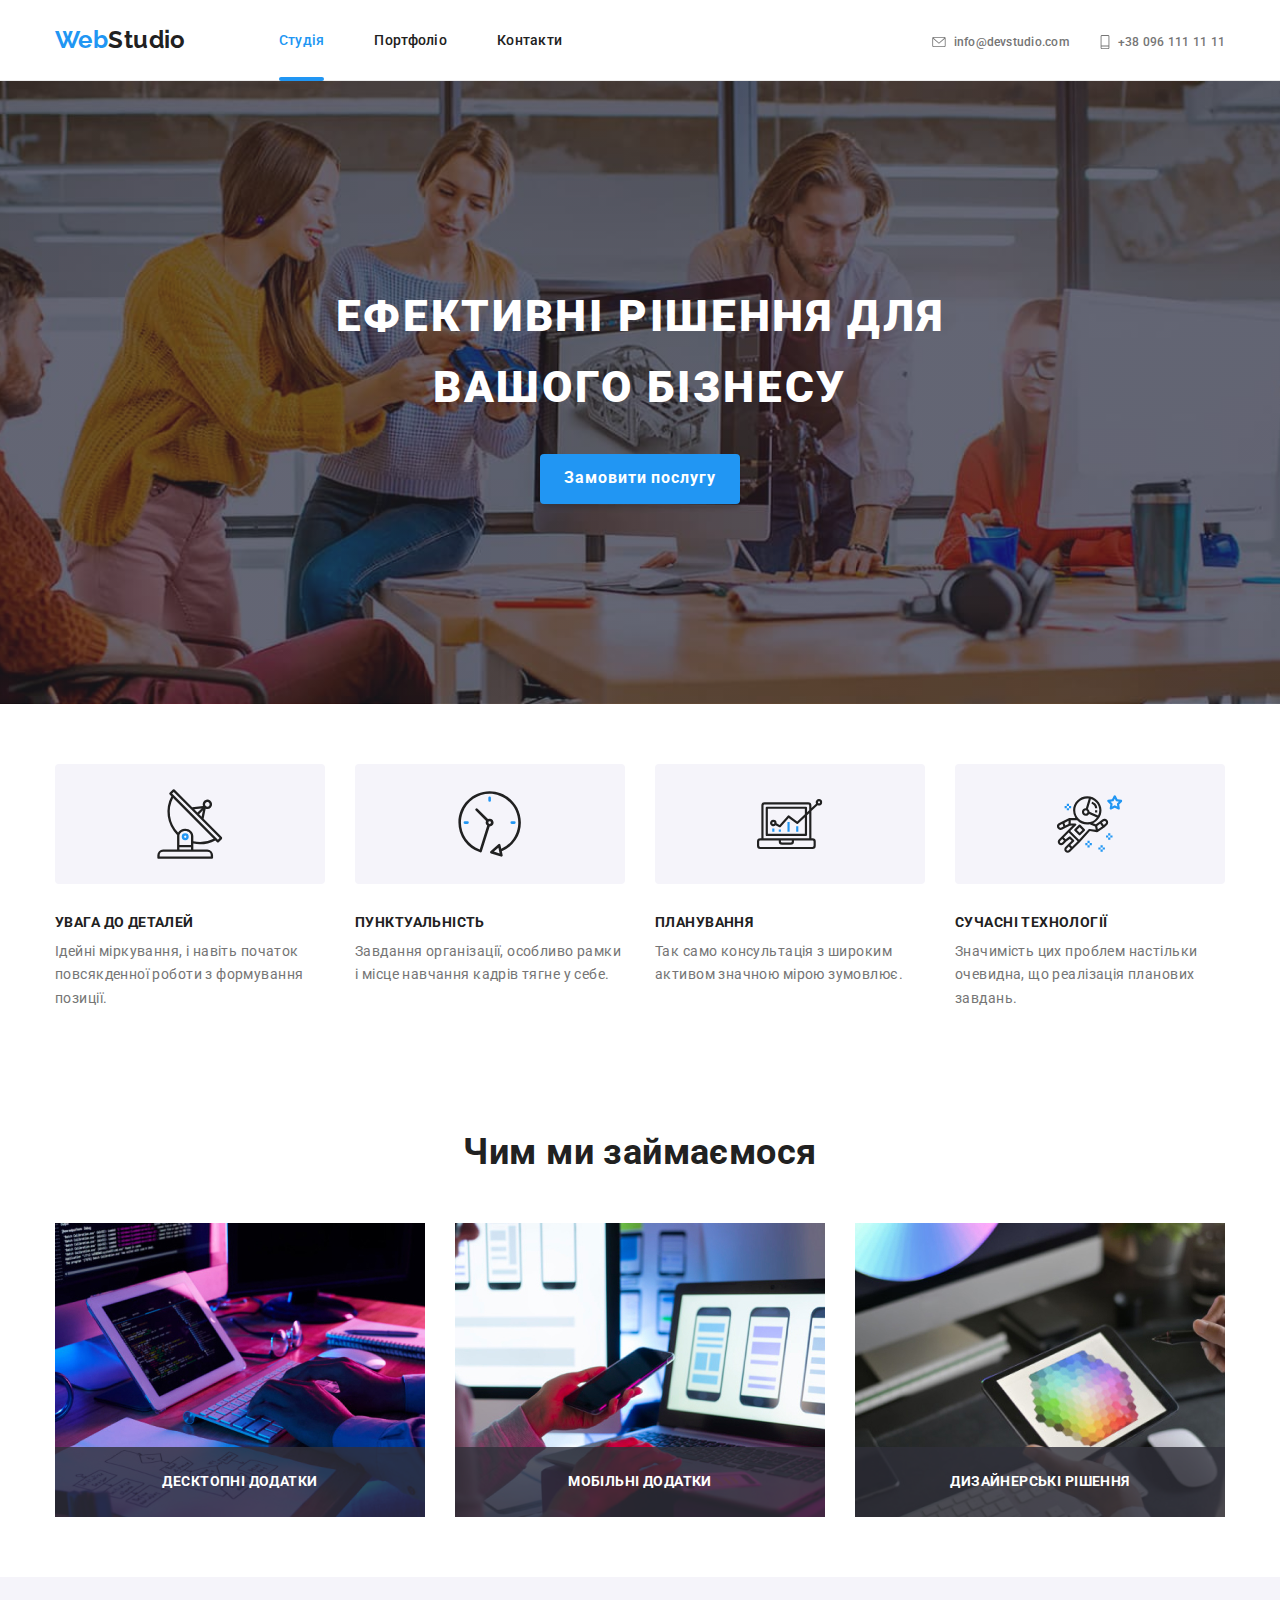
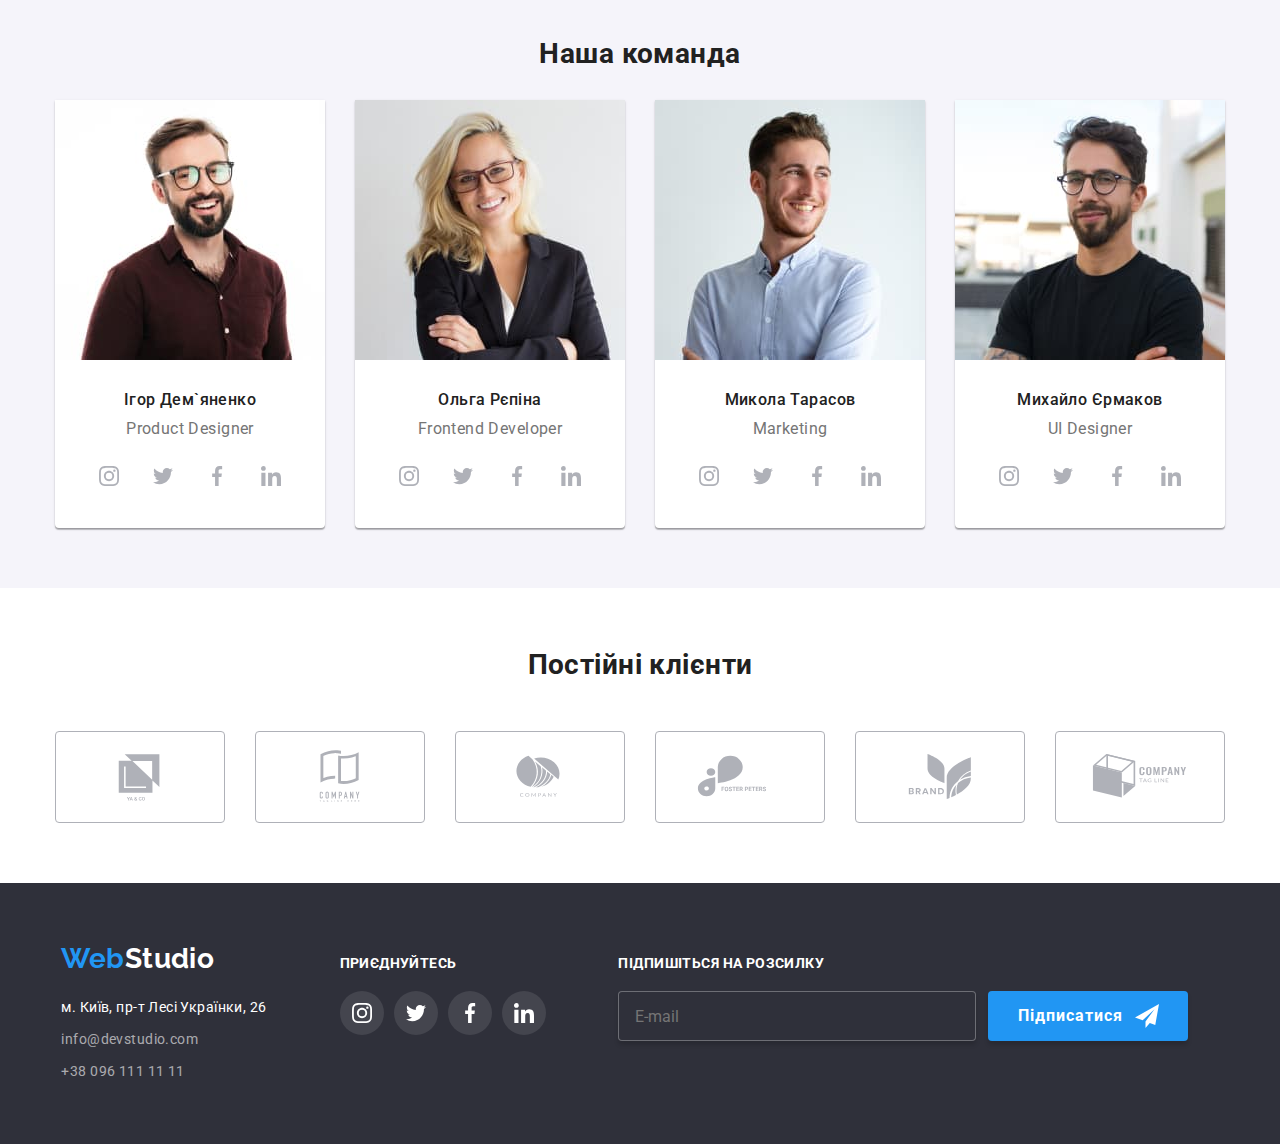
<file: index.html>
<!DOCTYPE html>
<html lang="en">
  <head>
    <meta charset="UTF-8" />
    <meta http-equiv="X-UA-Compatible" content="IE=edge" />
    <meta name="viewport" content="width=device-width, initial-scale=1.0" />
    <title>Document</title>
    <link rel="preconnect" href="https://fonts.googleapis.com" />
    <link rel="preconnect" href="https://fonts.gstatic.com" crossorigin />
    <link
      href="https://fonts.googleapis.com/css2?family=Raleway:wght@700&family=Roboto:wght@400;500;700;900&display=swap"
      rel="stylesheet"
    />
    <link
      rel="stylesheet"
      href="https://cdnjs.cloudflare.com/ajax/libs/modern-normalize/1.1.0/modern-normalize.min.css"
    />
    <link rel="stylesheet" href="./css/main.min.css" />
  </head>

  <body>
    <header class="header">
      <!--Логотип-->
      <div class="header-box conteiner">
        <div class="header-wrapper">
          <a href="index.html" class="logo"
            ><span class="logo__part--blue">Web</span>Studio</a
          >

          <nav class="navigation-desctop">
            <ul class="navigation-desctop__list list">
              <li class="navigation-desctop__item">
                <a href="./index.html" class="navigation-desctop__link active"
                  >Студія</a
                >
              </li>
              <li class="navigation-desctop__item">
                <a href="./portfolio.html" class="navigation-desctop__link"
                  >Портфоліо</a
                >
              </li>
              <li class="navigation-desctop__item">
                <a href="#" class="navigation-desctop__link">Контакти</a>
              </li>
            </ul>
          </nav>
        </div>

        <button
          type="button-menu"
          class="menu-open"
          aria-label="перемикач мобільного меню"
          is-open
        >
          <svg class="button-menu__icon">
            <use class="icon-menu" href="./images/sprites.svg#menu_24px"></use>
          </svg>
        </button>
        <ul class="adress-desctop">
          <li class="adress-desctop-element">
            <a href="mailto:info@devstudio.com" class="adress-desctop__contact">
              <svg class="adress-desctop__convert">
                <use href="./images/sprites.svg#icon-convert"></use>
              </svg>
              info@devstudio.com
            </a>
          </li>
          <li class="adress-desctop-element">
            <a href="tel:+380961111111" class="adress-desctop__contact">
              <svg class="adress-desctop__phone">
                <use
                  href="./images/sprites.svg#icon-phone"
                  width="10"
                  height="14"
                ></use>
              </svg>
              +38 096 111 11 11
            </a>
          </li>
        </ul>
      </div>
      <div class="menu is-hidden">
        <button type="button" class="close-but">
          <svg class="menu__close">
            <use
              class="icon-cross"
              href="./images/sprites.svg#icon-kross"
            ></use>
          </svg>
        </button>
        <nav class="navigation">
          <ul class="navigation__list">
            <li class="navigation__item">
              <a href="./index.html" class="navigation__link active-mob"
                >Студія</a
              >
            </li>
            <li class="navigation__item">
              <a href="./portfolio.html" class="navigation__link">Портфоліо</a>
            </li>
            <li class="navigation__item">
              <a href="#" class="navigation__link">Контакти</a>
            </li>
          </ul>
        </nav>
        <div class="location">
          <ul class="adress-list">
            <li class="mail">
              <a href="mailto:info@devstudio.com" class="header__contact">
                <svg class="header__icon hidden">
                  <use href="./images/sprites.svg#icon-convert"></use>
                </svg>
                info@devstudio.com
              </a>
            </li>
            <li class="phone">
              <a href="tel:+380961111111" class="header__contact">
                <svg class="header__icon hidden">
                  <use href="./images/sprites.svg#icon-phone"></use>
                </svg>
                +38 096 111 11 11
              </a>
            </li>
          </ul>
          <div class="menu-sotial">
            <ul class="menu-sotial__list">
              <li class="menu-sotial__item">Instagram</li>
              <li class="menu-sotial__item">Twitter</li>
              <li class="menu-sotial__item">Facebook</li>
              <li class="menu-sotial__item">LinkedIn</li>
            </ul>
          </div>
        </div>
      </div>
    </header>
    <main>
      <section class="section hero">
        <!--Перша секція з кнопкою для замовлення-->
        <div class="conteiner hero__box">
          <h1 class="hero__title">
            Ефективні рішення для<br />
            вашого бізнесу
          </h1>
          <button type="button" class="button-kn" data-modal-open>
            Замовити послугу
          </button>
        </div>
      </section>
      <section class="section about-us">
        <!--Друга секція - наші переваги  -->
        <div class="conteiner">
          <h2 class="hidden">Забезпечимо</h2>
          <ul class="list about">
            <li class="cards">
              <div class="icon">
                <svg class="about__icon">
                  <use href="./images/sprites.svg#icon-radar" />
                </svg>
              </div>
              <h3 class="about__title">Увага до деталей</h3>
              <p class="about__text">
                Ідейні міркування, і навіть початок повсякденної роботи з
                формування позиції.
              </p>
            </li>
            <li class="cards">
              <div class="icon">
                <svg class="about__icon">
                  <use href="./images/sprites.svg#icon-clock" />
                </svg>
              </div>
              <h3 class="about__title">Пунктуальність</h3>
              <p class="about__text">
                Завдання організації, особливо рамки і місце навчання кадрів
                тягне у себе.
              </p>
            </li>
            <li class="cards">
              <div class="icon">
                <svg class="about__icon">
                  <use href="./images/sprites.svg#icon-diagram" />
                </svg>
              </div>
              <h3 class="about__title">Планування</h3>
              <p class="about__text">
                Так само консультація з широким активом значною мірою зумовлює.
              </p>
            </li>
            <li class="cards">
              <div class="icon">
                <svg class="about__icon">
                  <use href="./images/sprites.svg#icon-astronaut" />
                </svg>
              </div>
              <h3 class="about__title">Сучасні технології</h3>
              <p class="about__text">
                Значимість цих проблем настільки очевидна, що реалізація
                планових завдань.
              </p>
            </li>
          </ul>
        </div>
      </section>
      <section class="section pictures">
        <!--Третя секція що ми робимо/чим ми займаємося/наша спеціальність-->
        <div class="conteiner">
          <h2 class="pictures__title title">Чим ми займаємося</h2>
          <ul class="list pictures__list">
            <li>
              <div class="pictures__item">
                <img
                  src="./images/img-keyboard.jpg"
                  alt="клівіатура"
                  width="370"
                  height="294"
                />
                <p class="pictures__text">Десктопні додатки</p>
              </div>
            </li>
            <li>
              <div class="pictures__item">
                <img
                  src="./images/img-tel-comp.jpg"
                  alt="телефон з комп'ютером"
                  width="370"
                  height="294"
                />
                <p class="pictures__text">Мобільні додатки</p>
              </div>
            </li>
            <li>
              <div class="pictures__item">
                <img
                  src="./images/img-palette.jpg"
                  alt="палітра"
                  width="370"
                  height="294"
                />
                <p class="pictures__text">Дизайнерські рішення</p>
              </div>
            </li>
          </ul>
        </div>
      </section>
      <section class="section team">
        <div class="conteiner">
          <h2 class="team__head">Наша команда</h2>
          <ul class="list fourth-list-flex">
            <li class="card-list">
              <picture>
                <source
                  srcset="
                    ./images/desktop/studio/ihordemianenko-desktop.jpg    1x,
                    ./images/desktop/studio/ihordemianenko-desktop@2x.jpg 2x
                  "
                  media="(min-width:1200px)"
                  width="270"
                  height="260"
                />
                <source
                  srcset="
                    ./images/tablet/studio/ihordemianenko-tablet.jpg    1x,
                    ./images/tablet/studio/ihordemianenko-tablet@2x.jpg 2x
                  "
                  media="(min-width:768px)"
                  width="354"
                  height="374"
                />
                <source
                  srcset="
                    ./images/mob/studio/ihordemianenko-mob.jpg    1x,
                    ./images/mob/studio/ihordemianenko-mob@2x.jpg 2x
                  "
                  media="(max-width:767px)"
                  width="450"
                  height="460"
                />
                <img
                  class="profile-card__img"
                  src="./images/img-i-dem.jpg"
                  alt="дизайнер продукту"
                />
              </picture>
              <div class="cards-employers">
                <h2 class="team__title">Ігор Дем`яненко</h2>
                <p class="team__page">Product Designer</p>
                <ul class="soshial-icons list">
                  <li>
                    <a href="#" class="social-media">
                      <svg class="team__icon">
                        <use href="./images/sprites.svg#icon-instagram"></use>
                      </svg>
                    </a>
                  </li>
                  <li>
                    <a href="#" class="social-media">
                      <svg class="team__icon">
                        <use href="./images/sprites.svg#icon-twitter"></use>
                      </svg>
                    </a>
                  </li>
                  <li>
                    <a href="#" class="social-media">
                      <svg class="team__icon">
                        <use href="./images/sprites.svg#icon-facebook"></use>
                      </svg>
                    </a>
                  </li>
                  <li>
                    <a href="#" class="social-media">
                      <svg class="team__icon">
                        <use href="./images/sprites.svg#icon-linkedin"></use>
                      </svg>
                    </a>
                  </li>
                </ul>
              </div>
            </li>
            <li class="card-list">
              <picture>
                <source
                  srcset="
                    ./images/desktop/studio/olhariepina-desktop.jpg,
                    ./images/desktop/studio/olhariepina-desktop@2x.jpg 2x
                  "
                  media="(min-width:1200px)"
                  width="270"
                  height="260"
                />
                <source
                  srcset="
                    ./images/tablet/studio/olhariepina-tablet.jpg    1x,
                    ./images/tablet/studio/olhariepina-tablet@2x.jpg 2x
                  "
                  media="(min-width:768px)"
                  width="354"
                  height="374"
                />
                <source
                  srcset="
                    ./images/mob/studio/olhariepina-mob.jpg    1x,
                    ./images/mob/studio/olhariepina-mob@2x.jpg 2x
                  "
                  media="(max-width:767px)"
                  width="450"
                  height="460"
                />
                <img
                  class="profile-card__img"
                  src="./images/img-o-rep.jpg"
                  alt="Фронтенд Розробник"
                />
              </picture>
              <div class="cards-employers">
                <h3 class="team__title">Ольга Рєпіна</h3>
                <p class="team__page">Frontend Developer</p>
                <ul class="soshial-icons list">
                  <li>
                    <a href="#" class="social-media">
                      <svg class="team__icon">
                        <use href="./images/sprites.svg#icon-instagram"></use>
                      </svg>
                    </a>
                  </li>
                  <li>
                    <a href="#" class="social-media">
                      <svg class="team__icon">
                        <use href="./images/sprites.svg#icon-twitter"></use>
                      </svg>
                    </a>
                  </li>
                  <li>
                    <a href="#" class="social-media">
                      <svg class="team__icon">
                        <use href="./images/sprites.svg#icon-facebook"></use>
                      </svg>
                    </a>
                  </li>
                  <li>
                    <a href="#" class="social-media">
                      <svg class="team__icon">
                        <use href="./images/sprites.svg#icon-linkedin"></use>
                      </svg>
                    </a>
                  </li>
                </ul>
              </div>
            </li>
            <li class="card-list">
              <picture>
                <source
                  srcset="
                    ./images/desktop/studio/mykolatarasov-desktop.jpg,
                    ./images/desktop/studio/mykolatarasov-desktop@2x.jpg 2x
                  "
                  media="(min-width:1200px)"
                  width="270"
                  height="260"
                />
                <source
                  srcset="
                    ./images/tablet/studio/mykolatarasov-tablet.jpg    1x,
                    ./images/tablet/studio/mykolatarasov-tablet@2x.jpg 2x
                  "
                  media="(min-width:768px)"
                  width="354"
                  height="374"
                />
                <source
                  srcset="
                    ./images/mob/studio/mykolatarasov-mob.jpg    1x,
                    ./images/mob/studio/mykolatarasov-mob@2x.jpg 2x
                  "
                  media="(max-width:767px)"
                  width="450"
                  height="460"
                />
                <img
                  class="profile-card__img"
                  src="./images/img-m-tar.jpg"
                  alt="Маркетинг"
                />
              </picture>
              <div class="cards-employers">
                <h3 class="team__title">Микола Тарасов</h3>
                <p class="team__page">Marketing</p>
                <ul class="soshial-icons list">
                  <li>
                    <a href="#" class="social-media">
                      <svg class="team__icon" width="20" height="20">
                        <use href="./images/sprites.svg#icon-instagram"></use>
                      </svg>
                    </a>
                  </li>
                  <li>
                    <a href="#" class="social-media">
                      <svg class="team__icon" width="20" height="20">
                        <use href="./images/sprites.svg#icon-twitter"></use>
                      </svg>
                    </a>
                  </li>
                  <li>
                    <a href="#" class="social-media">
                      <svg class="team__icon" width="20" height="20">
                        <use href="./images/sprites.svg#icon-facebook"></use>
                      </svg>
                    </a>
                  </li>
                  <li>
                    <a href="#" class="social-media">
                      <svg class="team__icon" width="20" height="20">
                        <use href="./images/sprites.svg#icon-linkedin"></use>
                      </svg>
                    </a>
                  </li>
                </ul>
              </div>
            </li>
            <li class="card-list">
              <picture>
                <source
                  srcset="
                    ./images/desktop/studio/mykhailoyermakov-desktop.jpg,
                    ./images/desktop/studio/mykhailoyermakov-desktop@2x.jpg 2x
                  "
                  media="(min-width:1200px)"
                  width="270"
                  height="260"
                />
                <source
                  srcset="
                    ./images/tablet/studio/mykhailoyermakov-tablet.jpg    1x,
                    ./images/tablet/studio/mykhailoyermakov-tablet@2x.jpg 2x
                  "
                  media="(min-width:768px)"
                  width="354"
                  height="374"
                />
                <source
                  srcset="
                    ./images/mob/studio/mykhailoyermakov-mob.jpg    1x,
                    ./images/mob/studio/mykhailoyermakov-mob@2x.jpg 2x
                  "
                  media="(max-width:767px)"
                  width="450"
                  height="460"
                />
                <img
                  class="profile-card__img"
                  src="./images/img-m-yer.jpg"
                  alt="UI Designer"
                />
              </picture>
              <div class="cards-employers">
                <h3 class="team__title">Михайло Єрмаков</h3>
                <p class="team__page">UI Designer</p>
                <ul class="soshial-icons list">
                  <li>
                    <a href="#" class="social-media">
                      <svg class="team__icon">
                        <use href="./images/sprites.svg#icon-instagram"></use>
                      </svg>
                    </a>
                  </li>
                  <li>
                    <a href="#" class="social-media">
                      <svg class="team__icon">
                        <use href="./images/sprites.svg#icon-twitter"></use>
                      </svg>
                    </a>
                  </li>
                  <li>
                    <a href="#" class="social-media">
                      <svg class="team__icon">
                        <use href="./images/sprites.svg#icon-facebook"></use>
                      </svg>
                    </a>
                  </li>
                  <li>
                    <a href="#" class="social-media">
                      <svg class="team__icon">
                        <use href="./images/sprites.svg#icon-linkedin"></use>
                      </svg>
                    </a>
                  </li>
                </ul>
              </div>
            </li>
          </ul>
        </div>
      </section>
      <section class="section clients">
        <div class="conteiner">
          <h2 class="fourth-sec-head">Постійні клієнти</h2>
          <ul class="clients-logo-list list">
            <li>
              <a href="#" class="clients-logo">
                <svg class="logo-icon">
                  <use href="./images/sprites.svg#icon-yaco"></use>
                </svg>
              </a>
            </li>
            <li>
              <a href="#" class="clients-logo">
                <svg class="logo-icon">
                  <use href="./images/sprites.svg#icon-company"></use>
                </svg>
              </a>
            </li>
            <li>
              <a href="#" class="clients-logo">
                <svg class="logo-icon">
                  <use href="./images/sprites.svg#icon-orangecomp"></use>
                </svg>
              </a>
            </li>
            <li>
              <a href="#" class="clients-logo">
                <svg class="logo-icon">
                  <use href="./images/sprites.svg#icon-foster-peters"></use>
                </svg>
              </a>
            </li>
            <li>
              <a href="#" class="clients-logo">
                <svg class="logo-icon">
                  <use href="./images/sprites.svg#icon-Logo-2"></use>
                </svg>
              </a>
            </li>
            <li>
              <a href="#" class="clients-logo">
                <svg class="logo-icon">
                  <use href="./images/sprites.svg#icon-tag-line"></use>
                </svg>
              </a>
            </li>
          </ul>
        </div>
      </section>
    </main>
    <footer class="footer">
      <div class="conteiner">
        <div class="flex">
          <div class="footer-orig">
            <a href="index.html" class="logo logo-white"
              ><span class="logo__part--blue">Web</span>Studio</a
            >
            <address class="adress">
              <ul class="footer__list">
                <li class="footer__contact">
                  <a href="https://bit.ly/3pXMvUd" class="footer__address white"
                    >м. Київ, пр-т Лесі Українки, 26</a
                  >
                </li>
                <li class="footer__contact">
                  <a href="mailto:info@devstudio.com" class="footer__address"
                    >info@devstudio.com</a
                  >
                </li>
                <li class="footer__contact">
                  <a href="tel:+380961111111" class="footer__address"
                    >+38 096 111 11 11</a
                  >
                </li>
              </ul>
            </address>
          </div>
          <div class="foot-new">
            <h3 class="footer__title">Приєднуйтесь</h3>
            <ul class="soshial-icons list">
              <li class="foot-link">
                <a href="#" class="social-media background-color">
                  <svg class="footer__icon">
                    <use href="./images/sprites.svg#icon-instagram"></use>
                  </svg>
                </a>
              </li>
              <li class="foot-link">
                <a href="#" class="social-media background-color">
                  <svg class="footer__icon">
                    <use href="./images/sprites.svg#icon-twitter"></use>
                  </svg>
                </a>
              </li>
              <li class="foot-link">
                <a href="#" class="social-media background-color">
                  <svg class="footer__icon">
                    <use href="./images/sprites.svg#icon-facebook"></use>
                  </svg>
                </a>
              </li>
              <li class="foot-link">
                <a href="#" class="social-media background-color">
                  <svg class="footer__icon">
                    <use href="./images/sprites.svg#icon-linkedin"></use>
                  </svg>
                </a>
              </li>
            </ul>
          </div>
          <div class="subscribe">
            <h3 class="footer__subscribe-title">Підпишіться на розсилку</h3>
            <div class="subscribe-input">
              <input
                type="email"
                name="email-subs"
                class="footer__input"
                id="sub-email"
                placeholder="E-mail"
              />
              <button type="submit" class="button-kn">
                Підписатися
                <svg class="icons-color telegram">
                  <use href="./images/sprites.svg#icon-telegram"></use>
                </svg>
              </button>
            </div>
          </div>
        </div>
      </div>
    </footer>
    <div class="background-gradient is-hidden" data-modal>
      <div class="modal">
        <p class="modal__title">Залиште свої дані, ми вам передзвонимо</p>
        <form class="form">
          <div class="lable-div">
            <label for="name" class="modal__lable">Ім'я</label>
            <input
              type="text"
              name="user-name"
              class="modal__inp"
              id="name"
              required
            />
            <svg class="input-icon-name foc">
              <use href="./images/sprites.svg#icon-name"></use>
            </svg>
          </div>
          <div class="lable-div">
            <label for="tel" class="modal__lable">Телефон</label>
            <input
              type="tel"
              name="phone"
              class="modal__inp"
              id="tel"
              required
            />
            <svg class="input-icon-phone foc">
              <use href="./images/sprites.svg#icon-phone-cell"></use>
            </svg>
          </div>
          <div class="lable-div">
            <label for="email" class="modal__lable">Пошта</label>
            <input type="email" name="email" class="modal__inp" id="email" />
            <svg class="input-icon-mail foc">
              <use href="./images/sprites.svg#icon-email"></use>
            </svg>
          </div>
          <label for="text-ar" class="modal__lable">Комментар</label>
          <textarea
            class="modal__comm"
            name="commen"
            id="text-ar"
            placeholder="Введіть текст"
          ></textarea>

          <div class="terms-conditions">
            <input
              type="checkbox"
              id="boolean-bird"
              name="agree"
              checked
              class="check-mod hidden"
            />
            <label for="boolean-bird" class="lable-check">
              Погоджуюся з розсилкою та приймаю
              <a href="#" class="agreement"> Умови договору</a>
            </label>
          </div>
          <div class="justify">
            <button type="submit" class="submit-button">Відправити</button>
          </div>
        </form>

        <button type="button" class="close-button" data-modal-close>
          <svg class="modal__close" width="30px" height="30px">
            <use
              href="./images/sprites.svg#icon-kross"
              width="11px"
              height="11px"
            ></use>
          </svg>
        </button>
      </div>
    </div>
    <script src="./js/modal.js"></script>
    <script src="./js/menu.js"></script>
  </body>
</html>
</file>
<file: css/main.min.css>
h1,h2,h3,h4,p{margin-top:0;margin-bottom:0}ul,ol{margin-top:0;margin-bottom:0;padding-left:0}img{display:block;width:100%;height:auto}button{padding:0;border:none;font:inherit;color:inherit;background-color:rgba(0,0,0,0);cursor:pointer}.title{margin-bottom:50px;font-weight:700;font-size:36px;line-height:1.16;text-align:center;color:var(--title-text-color)}.section{padding-top:60px;padding-bottom:60px}a{color:currentColor;text-decoration:none}address{font-style:normal}li{list-style:none}html{box-sizing:border-box}*,*::before,::after{box-sizing:inherit}body{background-color:#fff;color:#212121;font-weight:400;font-style:normal;font-family:"Roboto",sans-serif;font-size:14px;line-height:1.14;letter-spacing:.03em}.hidden{position:absolute;width:1px;height:1px;margin:-1px;border:0;padding:0;white-space:nowrap;-webkit-clip-path:inset(100%);clip-path:inset(100%);clip:rect(0 0 0 0);overflow:hidden}.conteiner{margin-left:auto;margin-right:auto;padding-left:15px;padding-right:15px}@media screen and (min-width: 480px){.conteiner{width:480px}}@media screen and (min-width: 768px){.conteiner{width:768px}}@media screen and (min-width: 1200px){.conteiner{width:1200px}}input{outline:none}.header{background-color:#fff;position:relative;border-bottom:1px solid #ececec}.header-box{display:flex;align-items:center;flex-wrap:wrap;align-items:center;justify-content:space-between}@media screen and (min-width: 768px){.header-box{display:flex;min-height:80px}}@media screen and (min-width: 1200px){.header-box{display:flex;min-height:80px;justify-content:space-between}}.header-wrapper{display:flex;flex-direction:row;align-items:center;gap:88px}@media screen and (min-width: 1200px){.header-wrapper{gap:93px}}.logo{font-family:"Raleway";font-weight:700;font-size:24px;line-height:1.1666666667;text-decoration:none}.logo__part--blue{color:#2196f3}.navigation__link{font-family:"Roboto";font-style:normal;font-weight:500;font-size:40px;line-height:1.175;letter-spacing:.02em}.button-menu{padding:0;margin-top:0;display:flex}.button-menu__icon{display:flex;width:24px;height:16px}.menu{position:fixed;background-color:#fff;width:100vw;height:100vh;top:0;left:0;padding:40px;z-index:1;display:flex;flex-direction:column;justify-content:space-between}.menu__close{width:19px;height:19px}@media screen and (min-width: 768px){.menu{display:none}}.close-but:hover .menu__close{fill:#2196f3}.navigation{padding-top:8px}.navigation__list{display:flex;flex-direction:column;gap:32px}.adress-list{display:flex;flex-direction:column-reverse}.phone{font-weight:500;font-size:34px;line-height:1.1764705882;letter-spacing:.02em;color:#2196f3}@media screen and (max-width: 479px){.phone{font-size:24px}}.mail{font-weight:500;font-size:24px;line-height:1.1666666667;letter-spacing:.02em;color:#757575;margin-top:32px;margin-bottom:64px}.menu-sotial{padding-bottom:0}.menu-sotial__list{display:flex;flex-direction:row;gap:20px;flex-wrap:wrap}.menu-sotial__item{font-weight:500;font-size:18px;line-height:1.22;letter-spacing:.02em;color:#2196f3;position:relative}.menu-sotial__item:not(:last-child)::after{content:"";width:1px;height:22px;background-color:rgba(33,33,33,.2);position:absolute;right:-10px}.close-but{width:40px;height:40px;display:flex;align-items:center;justify-content:center;position:absolute;top:10px;right:15px}.menu-open{width:40px;height:40px;display:flex;align-items:center;justify-content:center}@media screen and (min-width: 768px){.menu-open{display:none}}.active-mob{color:#2196f3}.active{color:#2196f3;position:relative}.navigation-desctop{display:none}@media screen and (min-width: 768px){.navigation-desctop{display:flex}}.adress-desctop{display:none}@media screen and (min-width: 768px){.adress-desctop{display:flex;flex-direction:column;gap:10px}}@media screen and (min-width: 1200px){.adress-desctop{display:flex;flex-direction:row;gap:31px}}.adress-desctop-element{display:flex;justify-content:flex-start;gap:8px}.adress-desctop__contact{font-weight:500;font-size:12px;line-height:1.1666666667;letter-spacing:.02em;color:#757575;display:flex;justify-content:baseline;gap:8px;padding-top:4px;transition-duration:250ms;transition-timing-function:cubic-bezier(0.4, 0, 0.2, 1)}.adress-desctop__convert{width:14px;height:10px;fill:#757575;transition-duration:250ms;transition-timing-function:cubic-bezier(0.4, 0, 0.2, 1);margin-top:2px}.adress-desctop__phone{width:10px;height:14px;fill:#757575;transition-duration:250ms;transition-timing-function:cubic-bezier(0.4, 0, 0.2, 1)}.navigation-desctop{font-weight:500;font-size:14px;line-height:1.3333333333;letter-spacing:.02em}.navigation-desctop__list{display:flex;flex-direction:row;gap:50px}.active::after{content:"";width:100%;height:4px;top:45.7px;left:0;background-color:#2196f3;position:absolute;border-radius:4px}.adress-desctop__contact:hover,.adress-desctop__contact:focus{color:#2196f3}.adress-desctop__contact:hover .adress-desctop__convert,.adress-desctop__contact:focus .adress-desctop__convert{fill:#2196f3}.adress-desctop__contact:hover .adress-desctop__phone,.adress-desctop__contact:focus .adress-desctop__phone{fill:#2196f3}.hero{padding:118px 0;margin-left:auto;margin-right:auto;max-width:1600px;background-color:#c4c4c4;background-repeat:no-repeat;background-size:cover;background-position:center;background-image:linear-gradient(rgba(47, 48, 58, 0.4), rgba(47, 48, 58, 0.4)),url(../images/mob/studio/header-mob.jpg)}@media(min-device-pixel-ratio: 2),(-webkit-min-device-pixel-ratio: 2),(min-resolution: 192dpi),(min-resolution: 2dppx){.hero{background-image:linear-gradient(rgba(47, 48, 58, 0.4), rgba(47, 48, 58, 0.4)),url(../images/mob/studio/header-mob@2x.jpg)}}@media screen and (min-width: 768px){.hero{background-image:linear-gradient(to right, rgba(47, 48, 58, 0.4), rgba(47, 48, 58, 0.4)),url(../images/tablet/studio/header-tablet.jpg)}}@media screen and (min-width: 768px)and (min-device-pixel-ratio: 2),screen and (min-width: 768px)and (-webkit-min-device-pixel-ratio: 2),screen and (min-width: 768px)and (min-resolution: 192dpi),screen and (min-width: 768px)and (min-resolution: 2dppx){.hero{background-image:linear-gradient(rgba(47, 48, 58, 0.4), rgba(47, 48, 58, 0.4)),url(../images/tablet/studio/header-tablet@2x.jpg)}}@media screen and (min-width: 1200px){.hero{padding:200px 0;background-image:linear-gradient(to right, rgba(47, 48, 58, 0.4), rgba(47, 48, 58, 0.4)),url(../images/desktop/studio/header-desktop.jpg)}}@media screen and (min-width: 1200px)and (min-device-pixel-ratio: 2),screen and (min-width: 1200px)and (-webkit-min-device-pixel-ratio: 2),screen and (min-width: 1200px)and (min-resolution: 192dpi),screen and (min-width: 1200px)and (min-resolution: 2dppx){.hero{background-image:linear-gradient(rgba(47, 48, 58, 0.4), rgba(47, 48, 58, 0.4)),url(../images/desktop/studio/header-desktop@2x.jpg)}}.hero__box{display:flex;justify-content:center;align-items:center;flex-direction:column;gap:30px}.hero__title{font-weight:900;font-size:26px;line-height:1.62;text-align:center;letter-spacing:.06em;text-transform:uppercase;color:#fff}@media screen and (min-width: 1200px){.hero__title{font-size:44px}}.button-kn{background-color:#2196f3;color:#fff;width:200px;height:50px;font-weight:700;font-size:16px;line-height:1.88;letter-spacing:.06em;border:0;border-radius:4px;box-shadow:0 4px 4px 0 rgba(0,0,0,.15);display:flex;align-items:center;justify-content:center;gap:12px}.icon{max-width:100%;background:#f5f4fa;border-radius:4px;display:flex;justify-content:center;flex-grow:none;padding-top:25px;padding-bottom:25px}.about{display:flex;flex-wrap:wrap;gap:30px;justify-content:center;align-items:baseline}.about__icon{width:65.32px;height:70px}.about__title{font-weight:700;font-size:14px;line-height:1.1428571429;text-align:center;letter-spacing:.03em;text-transform:uppercase;margin-top:30px}@media screen and (min-width: 768px){.about__title{text-align:left}}.about__text{font-weight:400;font-size:14px;line-height:1.71;letter-spacing:.03em;color:#757575;margin-top:10px}.cards{max-width:450px;background:#fff;position:relative;flex-grow:none}@media screen and (min-width: 768px){.cards{width:354px}}@media screen and (min-width: 1200px){.cards{width:270px}}.pictures{display:none}.pictures__title{font-weight:700;font-size:36px;line-height:1.1666666667;text-align:center}.pictures__list{display:flex;justify-content:center;gap:30px}.pictures__item{width:370px;height:294px;position:relative}.pictures__text{font-weight:700;font-size:14px;line-height:1.14;text-align:center;text-transform:uppercase;color:#fff;position:absolute;bottom:0;left:0;background-color:rgba(47,48,58,.8);width:100%;height:70px;padding:27px 0}@media screen and (min-width: 1200px){.pictures{display:block}}.team{background-color:#f5f4fa}.team__head{font-weight:700;font-size:28px;line-height:1.1785714286;text-align:center;margin-bottom:30px}.team__title{font-weight:500;font-size:16px;line-height:1.1875;text-align:center;margin-top:30px}.team__page{font-weight:400;font-size:16px;line-height:1.1875;text-align:center;color:#757575;margin-top:10px;margin-bottom:16px}.card-list{background-color:#fff;box-shadow:0px 1px 3px rgba(0,0,0,.12),0px 1px 1px rgba(0,0,0,.14),0px 2px 1px rgba(0,0,0,.2);border-radius:0px 0px 4px 4px;padding-bottom:24px;max-width:450px}@media screen and (min-width: 768px){.card-list{width:354px;height:536px}}@media screen and (min-width: 1200px){.card-list{width:270px;height:428px}}.soshial-icons{display:flex;justify-content:center;gap:10px}.social-media{display:flex;flex-direction:row;gap:10px;width:44px;height:44px;padding:12px;transition-duration:250ms;transition-timing-function:cubic-bezier(0.4, 0, 0.2, 1)}.team__icon{width:20px;height:20px;fill:#afb1b8;transition-duration:250ms;transition-timing-function:cubic-bezier(0.4, 0, 0.2, 1)}.social-media:hover,.social-media:focus{background-color:#2196f3;border-radius:50%}.social-media:hover .team__icon,.social-media:focus .team__icon{fill:#fff}.fourth-list-flex{display:flex;flex-direction:column;align-items:center;gap:30px}@media screen and (min-width: 768px){.fourth-list-flex{flex-direction:row;flex-wrap:wrap;align-items:center;justify-content:center}}.fourth-sec-head{font-weight:700;font-size:28px;line-height:1.1785714286;text-align:center;margin-bottom:30px}@media screen and (min-width: 1200px){.fourth-sec-head{margin-bottom:50px}}.clients-logo{width:210px;height:92px;border:1px solid #afb1b8;border-radius:4px;display:flex;justify-content:center;align-items:center}@media screen and (min-width: 768px){.clients-logo{width:226px;height:92px}}@media screen and (min-width: 1200px){.clients-logo{width:170px;height:92px}}.clients-logo:hover,.clients-logo:focus{border-color:#2196f3}.clients-logo-list{display:flex;gap:30px;flex-wrap:wrap;justify-content:center}.logo-icon{fill:#afb1b8;width:106px;height:60px}.clients-logo:hover .logo-icon,.clients-logo:focus .logo-icon{fill:#2196f3}.footer{background-color:#2f303a;padding:60px 0}.flex{max-width:100%;display:flex;flex-direction:column;justify-content:space-between;gap:60px}@media screen and (min-width: 1200px){.flex{align-items:baseline}}.footer-orig{display:flex;flex-direction:column;align-items:center;gap:20px}.logo-white{color:#fff;font-size:28px}.footer__list{display:flex;flex-direction:column;gap:8px}.footer__contact{text-align:center}.footer__address{font-weight:400;font-size:14px;line-height:1.71;text-align:center;color:rgba(255,255,255,.6)}.white{color:#fff}.foot-new{display:flex;flex-direction:column;gap:20px;align-items:center}.footer__title{font-weight:700;font-size:14px;line-height:1.1428571429;text-align:center;text-transform:uppercase;color:#fff}.background-color{background:rgba(255,255,255,.1);border-radius:50%}.footer__icon{width:20px;height:20px;fill:#fff}.subscribe{display:flex;flex-direction:column;gap:20px;align-items:center}.footer__subscribe-title{font-weight:700;font-size:14px;line-height:1.1428571429;text-align:center;text-transform:uppercase;color:#fff}.footer__input{width:100%;max-width:450px;height:50px;border:1px solid rgba(255,255,255,.3);box-shadow:0px 4px 4px rgba(0,0,0,.15);border-radius:4px;background-color:#2f303a;padding:15px 16px;font-weight:400;font-size:16px;line-height:1.25;color:#fff}.telegram{fill:#fff;width:24px;height:24px}.subscribe-input{display:flex;flex-direction:column;gap:20px;align-items:center;min-width:100%}@media screen and (min-width: 768px){.flex{display:flex;flex-direction:row;flex-wrap:wrap;justify-content:space-around}.subscribe{width:100%}}@media screen and (min-width: 1200px){.subscribe{width:600px}.subscribe-input{flex-direction:row;gap:12px}.footer__input{max-width:358px}.footer__subscribe-title{align-self:flex-start}.footer__title{align-self:flex-start}.footer__contact{align-self:flex-start}.logo-white{align-self:flex-start}}.portfolio-buttons{display:flex;flex-wrap:wrap;row-gap:15px;-moz-column-gap:8px;column-gap:8px}@media screen and (min-width: 768px){.portfolio-buttons{justify-content:center}}.catalog__button{background-color:#f5f4fa;color:#212121;height:38px;font-family:"roboto",sans-serif;font-weight:500;text-align:center;font-size:16px;line-height:1.625;letter-spacing:.03em;padding:6px 25px;border:0;border-radius:4px}.catalog__button:hover,.catalog__button:focus{background-color:rgba(33,150,243,.9);color:#fff;box-shadow:0 4px 4px 0 rgba(0,0,0,.15)}.projects{margin-top:40px;display:flex;flex-wrap:wrap;gap:30px}@media screen and (min-width: 768px){.projects{margin-top:30px}}@media screen and (min-width: 1200px){.projects{margin-top:50px}}.card{background:#fff;border:1px solid #eee;max-width:450px}@media screen and (min-width: 768px){.card{width:354px}}@media screen and (min-width: 1200px){.card{width:370px}}.catalog__animation{position:relative;overflow:hidden}.catalog__subscribe{padding:20px 24px}.catalog__title{font-weight:700;font-size:18px;line-height:2;letter-spacing:.06em}.catalog__type{font-weight:400;font-size:16px;line-height:1.88;color:#757575}.catalog__overlay{position:absolute;top:0;left:0;height:100%;width:100%;font-weight:400px;font-size:18px;line-height:1.56;letter-spacing:.03em;color:#fff;background-color:rgba(33,150,243,.9);padding:63px 24px;transform:translateY(100%);transition-property:transform,opacity;transition-duration:250ms;transition-timing-function:cubic-bezier(0.4, 0, 0.2, 1)}.catalog__card:hover .catalog__overlay,.catalog__card:focus .catalog__overlay{transform:translateY(0)}.card:hover{box-shadow:1px 4px 6px 0 rgba(0,0,0,.16),0 4px 4px 0 rgba(0,0,0,.06),0 1px 1px 0 rgba(0,0,0,.12)}.background-gradient{position:fixed;top:0;width:100%;height:100%;background-color:rgba(0,0,0,.2);transition-property:opacity 250ms cubic-bezier(0.4, 0, 0.2, 1),visibility 250ms cubic-bezier(0.4, 0, 0.2, 1)}.is-hidden{opacity:0;visibility:hidden;pointer-events:none}.modal{position:fixed;max-width:450px;max-height:609px;background-color:#fff;box-shadow:0 2px 1px 0 rgba(0,0,0,.2),0 1px 1px 0 rgba(0,0,0,.14),0 1px 3px 0 rgba(0,0,0,.14);border-radius:4px;padding:8px;top:50%;left:50%;padding:40px;transition:transform 250ms cubic-bezier(0.4, 0, 0.2, 1);transform:translate(-50%, -50%) scale(1)}@media screen and (min-width: 1200px){.modal{min-width:528px;min-height:521px}}.modal__title{font-weight:700;font-size:20px;line-height:1.15;text-align:center;letter-spacing:.03em;color:var(--primary-text-color);margin-bottom:12px}.form .modal-inp:hover,.form .modal-inp:focus{border-color:var(--accent-color)}.modal-inp:hover+.foc,.modal-inp:focus+.foc{fill:var(--accent-color)}.lable-div{position:relative}.modal__lable{font-size:12px;line-height:1.16;letter-spacing:.01em;color:#757575;margin-bottom:4px}.modal__inp{width:100%;height:40px;border:1px solid rgba(33,33,33,.2);border-radius:4px;margin-bottom:12px;padding-left:42px;cursor:pointer;outline:none;color:#757575;font-family:"Roboto";font-style:normal;font-weight:400;font-size:12px;line-height:1.16;letter-spacing:.01em;transition-duration:250ms;transition-timing-function:cubic-bezier(0.4, 0, 0.2, 1)}.input-icon-name{width:12px;height:12px;position:absolute;bottom:26px;left:15px;transition-duration:250ms;transition-timing-function:cubic-bezier(0.4, 0, 0.2, 1)}.input-icon-phone{width:13px;height:13px;position:absolute;bottom:26px;left:15px;transition-duration:250ms;transition-timing-function:cubic-bezier(0.4, 0, 0.2, 1)}.input-icon-mail{width:15px;height:12px;position:absolute;bottom:26px;left:15px;transition-duration:250ms;transition-timing-function:cubic-bezier(0.4, 0, 0.2, 1)}.lable-check{display:inline;text-align:center;font-family:"Roboto";font-style:normal;font-weight:400;font-size:14px;line-height:1.71;letter-spacing:.03em;color:#757575}.lable-check::before{content:"";display:inline-block;width:16px;height:15px;border:2px solid #212121;border-radius:3px;margin-top:4px;margin-right:7px;text-align:center;position:relative;bottom:-2px}.check-mod:checked+.lable-check::before{background-color:#2196f3;border:none;background-image:url(../../images/Vecto.svg);background-repeat:no-repeat;background-position:center;background-size:fill;margin-right:7px;margin-top:4px}.modal__comm{width:100%;height:120px;border:1px solid rgba(33,33,33,.2);border-radius:4px;padding:12px 16px;cursor:pointer;outline:none;transition-duration:250ms;transition-timing-function:cubic-bezier(0.4, 0, 0.2, 1);resize:none;color:#757575;font-weight:400;font-size:12px;line-height:1.16;letter-spacing:.01em}.justify{text-align:center}.terms-conditions{text-align:center;margin-top:20px}.submit-button{width:200px;height:50px;background-color:#2196f3;color:#fff;box-shadow:0 2px 2px 0 rgba(0,0,0,.12),0 1px 2px 0 rgba(0,0,0,.08),0 3px 1px 0 rgba(0,0,0,.1);border-radius:4px;font-weight:700;font-size:16px;line-height:1.62;letter-spacing:.06em;border:0;transition-duration:250ms;transition-timing-function:cubic-bezier(0.4, 0, 0.2, 1);margin-top:30px}.modal .close-button{border-radius:50%;border:1px solid rgba(0,0,0,.1);background-color:#fff;display:flex;align-items:center;justify-content:center;position:absolute;width:30px;height:30px;top:8px;right:8px;cursor:pointer}.modal__close{background-position:center;position:absolute;top:9px;left:9px}.close-button:hover .modal__close,.close-button:focus .modal__close{fill:#2196f3}.lable-check::before{content:"";display:inline-block;width:16px;height:15px;border:2px solid #212121;border-radius:3px;margin-top:4px;margin-right:7px;text-align:center;position:relative;bottom:-2px}.lable-check{display:inline;text-align:center;font-family:"Roboto";font-style:normal;font-weight:400;font-size:12px;line-height:1.1666666667;letter-spacing:.03em;color:#757575;position:relative}@media screen and (min-width: 1200px){.lable-check{font-size:14px;line-height:1.7142857143}}.agreement{color:#2196f3;-webkit-text-decoration:underline 1px solid;text-decoration:underline 1px solid}.check-mod:checked+.lable-check::before{background-color:#2196f3;border:none;background-image:url(../../images/Vecto.svg);background-repeat:no-repeat;background-position:center;background-size:fill;margin-right:7px;margin-top:4px}.modal__inp:hover,.modal__inp:focus{border-color:#2196f3}.modal__inp:hover+.foc,.modal__inp:focus+.foc{fill:#2196f3}.modal__comm:hover,.modal__comm:focus{border-color:#2196f3}/*# sourceMappingURL=main.min.css.map */
</file>
